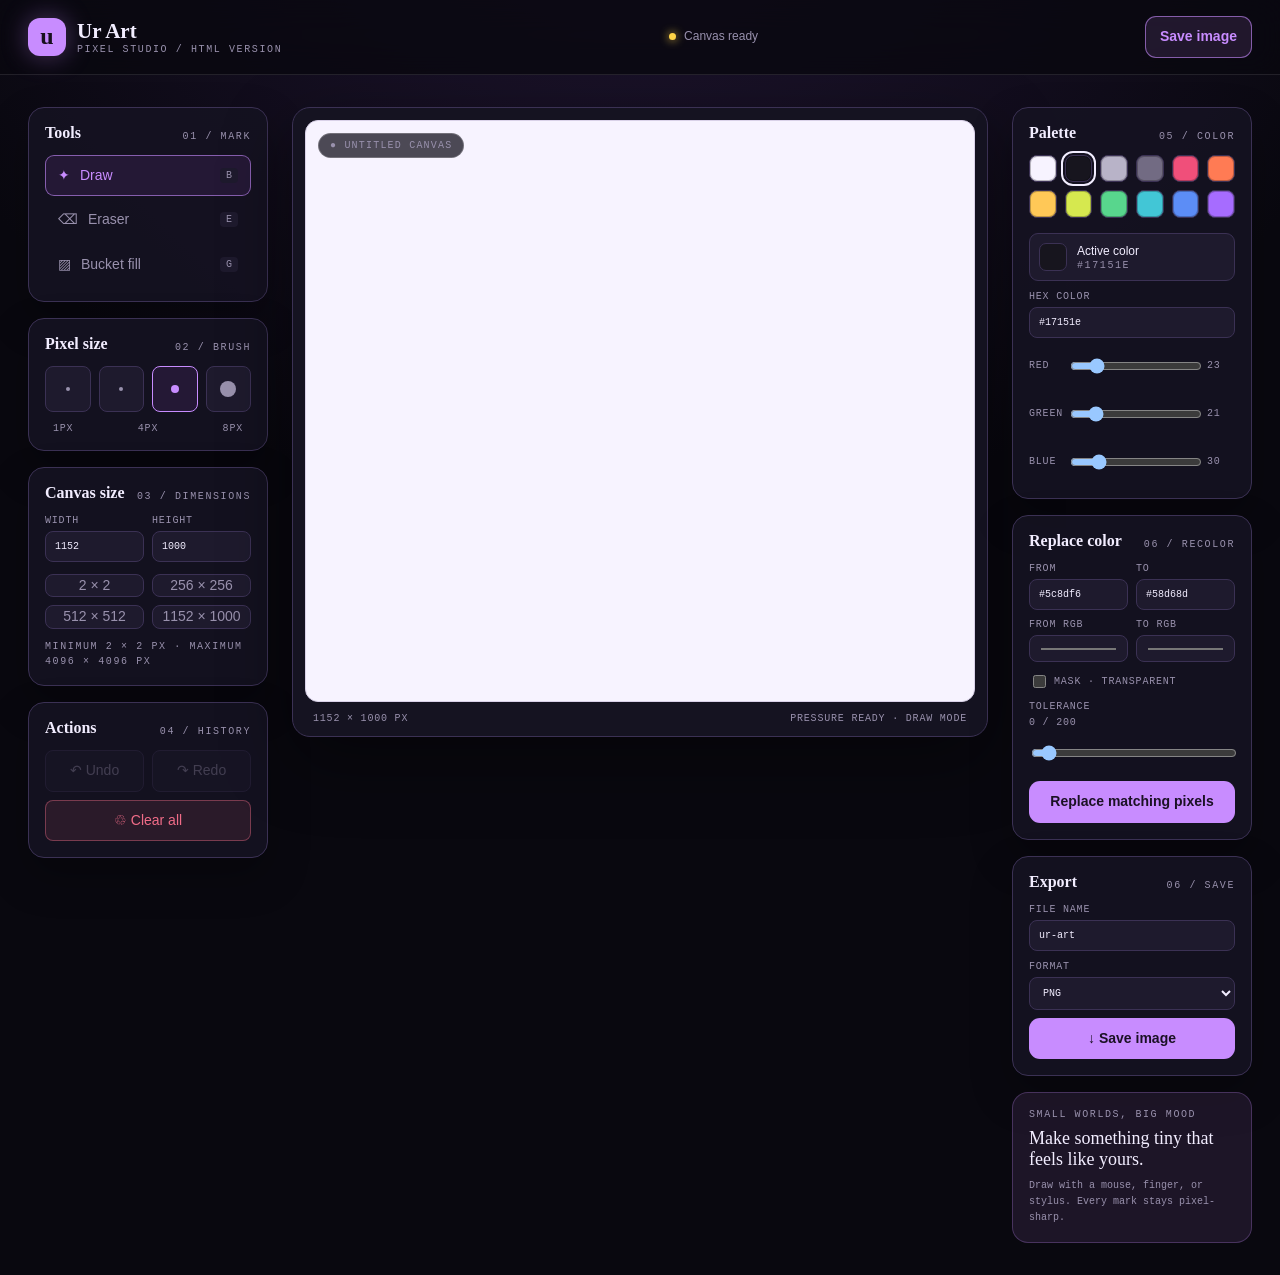
<file: HTML version/index.html>
<!doctype html>
<html lang="fr">
<head>
  <meta charset="UTF-8" />
  <meta name="viewport" content="width=device-width, initial-scale=1.0" />
  <title>Ur Art · HTML Pixel Studio</title>
  <meta name="description" content="Ur Art, un atelier pixel-art tactile en HTML." />
  <style>
    :root { color-scheme: dark; --bg:#09080f; --panel:#151321; --panel-2:#1e1a2d; --line:#3b3154; --text:#f2edff; --muted:#9991ad; --primary:#c88cff; --primary-dark:#241835; --danger:#f06c88; --paper:#f7f3ff; }
    * { box-sizing:border-box; }
    body { margin:0; min-height:100vh; background:radial-gradient(circle at 50% -20%,#231737 0,#09080f 48%); color:var(--text); font:14px/1.4 Arial,sans-serif; }
    header { border-bottom:1px solid rgba(255,255,255,.1); background:rgba(9,8,15,.8); backdrop-filter:blur(16px); }
    .topbar { max-width:1440px; margin:auto; padding:16px 28px; display:flex; align-items:center; justify-content:space-between; gap:18px; }
    .brand { display:flex; align-items:center; gap:11px; }
    .logo { display:grid; place-items:center; width:38px; height:38px; border-radius:12px; background:var(--primary); color:#18101e; font:bold 24px Georgia; box-shadow:0 0 26px rgba(200,140,255,.35); }
    h1,h2,p { margin:0; } h1 { font:700 21px Georgia,serif; } h2 { font:700 16px Georgia,serif; }
    .eyebrow,.meta { color:var(--muted); font:10px monospace; letter-spacing:.16em; text-transform:uppercase; }
    .status { color:var(--muted); font-size:12px; } .status::before { content:''; display:inline-block; width:7px; height:7px; margin-right:8px; border-radius:50%; background:#ffd447; box-shadow:0 0 10px #ffd447; }
    button,input,select { font:inherit; } button { cursor:pointer; }
    .save-top,.primary-button { border:1px solid rgba(200,140,255,.6); border-radius:11px; padding:10px 14px; background:rgba(200,140,255,.12); color:var(--primary); font-weight:700; transition:.15s; }
    button:hover:not(:disabled) { filter:brightness(1.16); transform:translateY(-1px); } button:active:not(:disabled) { transform:scale(.97); } button:disabled { cursor:not-allowed; opacity:.35; }
    .layout { display:grid; grid-template-columns:240px minmax(0,1fr) 240px; gap:24px; max-width:1440px; margin:auto; padding:32px 28px; }
    .stack { display:flex; flex-direction:column; gap:16px; } .panel { padding:16px; border:1px solid var(--line); border-radius:16px; background:rgba(21,19,33,.88); box-shadow:0 18px 42px rgba(0,0,0,.25); }
    .panel-head { display:flex; align-items:end; justify-content:space-between; gap:12px; margin-bottom:13px; }
    .tool { display:flex; align-items:center; gap:10px; width:100%; padding:10px 12px; border:1px solid transparent; border-radius:9px; background:transparent; color:var(--muted); text-align:left; } .tool + .tool { margin-top:3px; } .tool.active { border-color:rgba(200,140,255,.6); background:var(--primary-dark); color:var(--primary); }
    kbd { margin-left:auto; padding:2px 6px; border-radius:4px; background:var(--panel-2); color:var(--muted); font:10px monospace; }
    .brushes,.presets,.colors { display:grid; gap:8px; } .brushes { grid-template-columns:repeat(4,1fr); } .presets { grid-template-columns:repeat(2,1fr); } .colors { grid-template-columns:repeat(6,1fr); }
    .brush,.preset,.swatch { border:1px solid var(--line); border-radius:8px; background:var(--panel-2); color:var(--muted); transition:.15s; } .brush { aspect-ratio:1; display:grid; place-items:center; } .brush.active,.preset.active { border-color:var(--primary); background:var(--primary-dark); color:var(--primary); } .dot { display:block; border-radius:50%; background:currentColor; }
    .swatch { aspect-ratio:1; padding:0; box-shadow:inset 0 0 0 1px rgba(0,0,0,.25); } .swatch.active { outline:2px solid var(--text); outline-offset:2px; }
    .inputs { display:grid; grid-template-columns:1fr 1fr; gap:8px; } label { display:grid; gap:5px; color:var(--muted); font:10px monospace; text-transform:uppercase; letter-spacing:.08em; } input,select { width:100%; border:1px solid var(--line); border-radius:8px; padding:9px; outline:none; background:var(--panel-2); color:var(--text); } input:focus,select:focus { border-color:var(--primary); }
    .canvas-card { min-width:0; padding:12px; border:1px solid var(--line); border-radius:18px; background:var(--panel); box-shadow:0 24px 70px rgba(0,0,0,.4); }
    .canvas-wrap { position:relative; width:100%; overflow:hidden; border:1px solid #d9d1e8; border-radius:13px; background:var(--paper); aspect-ratio:1.15/1; }
    canvas { display:block; width:100%; height:100%; cursor:crosshair; touch-action:none; image-rendering:pixelated; }
    .canvas-label { position:absolute; left:12px; top:12px; padding:6px 11px; border:1px solid rgba(255,255,255,.22); border-radius:999px; background:rgba(19,16,29,.75); color:var(--muted); font:10px monospace; letter-spacing:.12em; text-transform:uppercase; pointer-events:none; }
    .canvas-footer { display:flex; justify-content:space-between; gap:10px; padding:11px 8px 0; color:var(--muted); font:10px monospace; text-transform:uppercase; letter-spacing:.08em; }
    .actions { display:grid; grid-template-columns:1fr 1fr; gap:8px; } .action { padding:10px 5px; border:1px solid var(--line); border-radius:8px; background:var(--panel-2); color:var(--muted); } .danger { width:100%; margin-top:8px; padding:10px; border:1px solid rgba(240,108,136,.4); border-radius:8px; background:rgba(240,108,136,.1); color:var(--danger); }
    .primary-button { width:100%; margin-top:8px; background:var(--primary); color:#1b1125; }
    .tip { padding:16px; border:1px solid rgba(200,140,255,.25); border-radius:16px; background:rgba(200,140,255,.1); } .tip p + p { margin-top:8px; } .tip .title { font:18px Georgia,serif; }
    @media (max-width:980px) { .layout { grid-template-columns:1fr; } .left { order:2; } .center { order:1; } .right { order:3; } .stack { display:grid; grid-template-columns:repeat(2,minmax(0,1fr)); align-items:start; } .tip { grid-column:span 2; } }
    @media (max-width:600px) { .topbar { padding:13px 16px; } .status { display:none; } .layout { padding:18px 14px; gap:16px; } .stack { display:flex; } .canvas-footer { font-size:9px; } .save-top { padding:9px 11px; } }
  </style>
</head>
<body>
  <header><div class="topbar"><div class="brand"><div class="logo">u</div><div><h1>Ur Art</h1><p class="eyebrow">pixel studio / HTML version</p></div></div><div class="status" id="status">Canvas ready</div><button class="save-top" id="saveTop">Save image</button></div></header>
  <main class="layout">
    <aside class="stack left">
      <section class="panel"><div class="panel-head"><h2>Tools</h2><span class="eyebrow">01 / mark</span></div><button class="tool active" id="drawTool">✦ <span>Draw</span><kbd>B</kbd></button><button class="tool" id="eraseTool">⌫ <span>Eraser</span><kbd>E</kbd></button><button class="tool" id="fillTool">▨ <span>Bucket fill</span><kbd>G</kbd></button></section>
      <section class="panel"><div class="panel-head"><h2>Pixel size</h2><span class="eyebrow">02 / brush</span></div><div class="brushes" id="brushes"></div><div class="canvas-footer"><span>1px</span><span id="brushLabel">4px</span><span>8px</span></div></section>
      <section class="panel"><div class="panel-head"><h2>Canvas size</h2><span class="eyebrow">03 / dimensions</span></div><div class="inputs"><label>Width<input id="width" type="number" min="2" max="4096" value="1152"></label><label>Height<input id="height" type="number" min="2" max="4096" value="1000"></label></div><div class="presets" id="presets" style="margin-top:12px"></div><p class="meta" style="margin-top:10px;line-height:1.5">Minimum 2 × 2 px · maximum 4096 × 4096 px</p></section>
      <section class="panel"><div class="panel-head"><h2>Actions</h2><span class="eyebrow">04 / history</span></div><div class="actions"><button class="action" id="undo" disabled>↶ Undo</button><button class="action" id="redo" disabled>↷ Redo</button></div><button class="danger" id="clear">♲ Clear all</button></section>
    </aside>
    <section class="center"><div class="canvas-card"><div class="canvas-wrap"><div class="canvas-label">● untitled canvas</div><canvas id="canvas" width="1152" height="1000"></canvas></div><div class="canvas-footer"><span id="dimensions">1152 × 1000 px</span><span id="mode">pressure ready · draw mode</span></div></div></section>
    <aside class="stack right">
      <section class="panel"><div class="panel-head"><h2>Palette</h2><span class="eyebrow">05 / color</span></div><div class="colors" id="colors"></div><div style="display:flex;align-items:center;gap:10px;margin-top:15px;padding:9px;border:1px solid var(--line);border-radius:9px;background:var(--panel-2)"><span id="activeColor" style="width:28px;height:28px;border-radius:7px;border:1px solid var(--line);background:#17151e"></span><div><p id="colorName" style="font-size:12px">Active color</p><p class="meta" id="colorHex">#17151E</p></div></div><label style="margin-top:10px">Hex color<input id="activeHex" value="#17151e" maxlength="7"></label><div id="rgbSliders"></div></section>
      <section class="panel"><div class="panel-head"><h2>Replace color</h2><span class="eyebrow">06 / recolor</span></div><div class="inputs"><label>From<input id="fromHex" value="#5c8df6" maxlength="7"></label><label>To<input id="toHex" value="#58d68d" maxlength="7"></label></div><div class="inputs" style="margin-top:9px"><label>From RGB<input id="fromPicker" type="color" value="#5c8df6"></label><label>To RGB<input id="toPicker" type="color" value="#58d68d"></label></div><label style="display:flex;grid-template-columns:auto 1fr;align-items:center;margin-top:10px"><input id="mask" type="checkbox" style="width:auto"> Mask · transparent</label><label style="margin-top:10px">Tolerance <span id="toleranceLabel">0 / 200</span><input id="tolerance" type="range" min="0" max="200" value="0"></label><button class="primary-button" id="replaceColors">Replace matching pixels</button></section>
      <section class="panel"><div class="panel-head"><h2>Export</h2><span class="eyebrow">06 / save</span></div><label>File name<input id="fileName" value="ur-art" placeholder="my-drawing"></label><label style="margin-top:10px">Format<select id="format"><option value="png">PNG</option><option value="jpeg">JPG</option><option value="webp">WEBP</option></select></label><button class="primary-button" id="save">↓ Save image</button></section>
      <section class="tip"><p class="eyebrow">small worlds, big mood</p><p class="title">Make something tiny that feels like yours.</p><p class="meta" style="line-height:1.6;text-transform:none;letter-spacing:0">Draw with a mouse, finger, or stylus. Every mark stays pixel-sharp.</p></section>
    </aside>
  </main>
<script>
(() => {
  const $ = id => document.getElementById(id);
  const canvas = $('canvas'), ctx = canvas.getContext('2d');
  const paper = '#f7f3ff', palette = ['#f7f3ff','#17151e','#b8b3c8','#726b83','#f04f7a','#ff7b54','#ffc857','#d6e84f','#58d68d','#42c6d6','#5c8df6','#a66cff'];
  const sizes = [1,2,4,8], presets = [[2,2],[256,256],[512,512],[1152,1000]];
  let color = '#17151e', brush = 4, tool = 'draw', drawing = false, strokes = [], history = [], redo = [], oldW = 1152, oldH = 1000;
  const hexRgb = value => { let h=value.trim().replace(/^#/,''); if(h.length===3)h=[...h].map(x=>x+x).join(''); return /^[\da-f]{6}$/i.test(h)?[parseInt(h.slice(0,2),16),parseInt(h.slice(2,4),16),parseInt(h.slice(4,6),16)]:null; };
  const hex = rgb => '#'+rgb.map(x=>Math.max(0,Math.min(255,Math.round(x))).toString(16).padStart(2,'0')).join('');
  const tolerance = () => Number($('tolerance').value);
  function replacePixels(from,to,tol,contiguous,startX=0,startY=0) { const w=canvas.width,h=canvas.height,total=w*h;if(total>8000000)return -1;const image=ctx.getImageData(0,0,w,h),d=image.data,target=hexRgb(from);if(!target)return 0;const mask=$('mask').checked,rgb=mask?null:hexRgb(to);if(!mask&&!rgb)return 0;let count=0;const matches=i=>d[i+3]===255&&Math.abs(d[i]-target[0])<=tol&&Math.abs(d[i+1]-target[1])<=tol&&Math.abs(d[i+2]-target[2])<=tol;const change=i=>{if(rgb){d[i]=rgb[0];d[i+1]=rgb[1];d[i+2]=rgb[2];d[i+3]=255}else d[i]=d[i+1]=d[i+2]=d[i+3]=0;count++};if(contiguous){const visited=new Uint8Array(Math.ceil(total/8)),queue=new Uint32Array(total);let head=0,tail=0;const add=p=>{const i=p*4;if((visited[p>>3]&(1<<(p&7)))||!matches(i))return;visited[p>>3]|=1<<(p&7);change(i);queue[tail++]=p};add(Math.max(0,Math.min(h-1,Math.floor(startY)))*w+Math.max(0,Math.min(w-1,Math.floor(startX))));while(head<tail){const p=queue[head++],x=p%w;if(x)add(p-1);if(x+1<w)add(p+1);if(p>=w)add(p-w);if(p+w<total)add(p+w)}}else{for(let i=0;i<d.length;i+=4)if(matches(i))change(i)}ctx.putImageData(image,0,0);return count; }
  function paint(list) { ctx.clearRect(0,0,canvas.width,canvas.height); ctx.imageSmoothingEnabled=false; list.forEach(s => { if(s.kind==='fill'){replacePixels(s.color,s.color,s.tolerance,true,s.x,s.y);return} if(s.kind==='replace'){replacePixels(s.from,s.to,s.tolerance,false);return} if(!s.points.length)return; ctx.save(); ctx.globalCompositeOperation=s.erase?'destination-out':'source-over'; ctx.strokeStyle=s.color; ctx.lineWidth=s.size; ctx.lineCap='square'; ctx.lineJoin='miter'; ctx.beginPath(); ctx.moveTo(s.points[0].x,s.points[0].y); s.points.slice(1).forEach(p=>ctx.lineTo(p.x,p.y)); ctx.stroke(); ctx.restore(); }); }
  function refresh() { $('dimensions').textContent=canvas.width+' × '+canvas.height+' px'; $('brushLabel').textContent=brush+'px'; $('mode').textContent='pressure ready · '+tool+' mode'; $('undo').disabled=!history.length; $('redo').disabled=!redo.length; }
  function point(e) { const r=canvas.getBoundingClientRect(); return {x:(e.clientX-r.left)*canvas.width/r.width,y:(e.clientY-r.top)*canvas.height/r.height}; }
  function start(e) { e.preventDefault(); if(tool==='fill'){const p=point(e),n=replacePixels(color,color,tolerance(),true,p.x,p.y);if(n<0){$('status').textContent='Bucket fill limited to canvases below 8 million pixels';return}if(!n){$('status').textContent='No connected pixels to fill';return}history.push(strokes.map(s=>({...s,points:s.points?.map(p=>({...p}))})));redo=[];strokes.push({kind:'fill',x:p.x,y:p.y,color,tolerance:tolerance()});refresh();$('status').textContent='Filled '+n.toLocaleString()+' connected pixels';return} canvas.setPointerCapture(e.pointerId);drawing=true;history.push(strokes.map(s=>({...s,points:s.points?.map(p=>({...p}))})));redo=[];strokes.push({points:[point(e)],color,size:brush,erase:tool==='erase'});paint(strokes);refresh(); }
  function move(e) { if(!drawing)return; e.preventDefault(); strokes[strokes.length-1].points.push(point(e)); paint(strokes); }
  function finish(){ if(!drawing)return; drawing=false; $('status').textContent=tool==='erase'?'Erased a mark':'Added a mark'; }
  function resize(w,h) { w=Math.max(2,Math.min(4096,Math.round(Number(w)||2))); h=Math.max(2,Math.min(4096,Math.round(Number(h)||2))); const sx=w/oldW,sy=h/oldH; const maxBrush=Math.max(1,Math.min(8,w,h)); brush=Math.min(brush,maxBrush); strokes=strokes.map(s=>s.kind?s:{...s,size:Math.min(maxBrush,Math.max(1,s.size*Math.min(sx,sy))),points:s.points.map(p=>({x:Math.max(0,Math.min(w-1,p.x*sx)),y:Math.max(0,Math.min(h-1,p.y*sy))}))}); canvas.width=w;canvas.height=h;oldW=w;oldH=h;history=[];redo=[];paint(strokes);document.querySelectorAll('.brush').forEach((x,i)=>x.classList.toggle('active',sizes[i]===brush));refresh();$('status').textContent='Canvas resized to '+w+' × '+h+' px'; }
  function exportImage(){const name=($('fileName').value.trim().replace(/[^a-zA-Z0-9-_]/g,'-')||'ur-art'),f=$('format').value,mime='image/'+f,a=document.createElement('a');a.download=name+'.'+(f==='jpeg'?'jpg':f);a.href=canvas.toDataURL(mime,.95);a.click();$('status').textContent=a.download+' downloaded';}
  sizes.forEach(n=>{const b=document.createElement('button');b.className='brush'+(n===4?' active':'');b.innerHTML='<span class="dot" style="width:'+Math.max(4,n*2)+'px;height:'+Math.max(4,n*2)+'px"></span>';b.onclick=()=>{brush=n;document.querySelectorAll('.brush').forEach(x=>x.classList.remove('active'));b.classList.add('active');refresh()};$('brushes').appendChild(b)});
  presets.forEach(([w,h])=>{const b=document.createElement('button');b.className='preset';b.textContent=w+' × '+h;b.onclick=()=>resize(w,h);$('presets').appendChild(b)});
  palette.forEach(c=>{const b=document.createElement('button');b.className='swatch'+(c===color?' active':'');b.style.background=c;b.title=c;b.onclick=()=>{color=c;setTool('draw');document.querySelectorAll('.swatch').forEach(x=>x.classList.toggle('active',x===b));updatePalette();$('colorName').textContent='Active color'};$('colors').appendChild(b)});
  $('drawTool').onclick=()=>setTool('draw'); $('eraseTool').onclick=()=>setTool('erase'); $('fillTool').onclick=()=>setTool('fill'); function setTool(next){tool=next;['draw','erase','fill'].forEach(n=>$(n+'Tool').classList.toggle('active',tool===n));refresh()}
  function updatePalette(){const rgb=hexRgb(color)||[0,0,0],v=hex(rgb);$('activeColor').style.background=v;$('activeHex').value=v;$('colorHex').textContent=v.toUpperCase();$('rgbSliders').innerHTML=['Red','Green','Blue'].map((n,i)=>'<label style="display:grid;grid-template-columns:32px 1fr 28px;align-items:center;gap:7px;margin-top:8px">'+n+'<input type="range" min="0" max="255" value="'+rgb[i]+'" data-rgb="'+i+'"><span>'+rgb[i]+'</span></label>').join('');$('rgbSliders').querySelectorAll('input').forEach(input=>input.oninput=()=>{const next=hexRgb(color);next[Number(input.dataset.rgb)]=Number(input.value);color=hex(next);updatePalette();setTool('draw')})}
  $('activeHex').onchange=()=>{if(hexRgb($('activeHex').value)){color=hex(hexRgb($('activeHex').value));updatePalette()}};
  $('tolerance').oninput=()=>{$('toleranceLabel').textContent=$('tolerance').value+' / 200'};
  $('fromHex').oninput=()=>{if(hexRgb($('fromHex').value))$('fromPicker').value=hex(hexRgb($('fromHex').value))};$('toHex').oninput=()=>{if(hexRgb($('toHex').value))$('toPicker').value=hex(hexRgb($('toHex').value))};$('fromPicker').oninput=()=>{$('fromHex').value=$('fromPicker').value};$('toPicker').oninput=()=>{$('toHex').value=$('toPicker').value};$('mask').onchange=()=>{$('toHex').disabled=$('toPicker').disabled=$('mask').checked};
  $('replaceColors').onclick=()=>{if(!hexRgb($('fromHex').value)||(!$('mask').checked&&!hexRgb($('toHex').value))){$('status').textContent='Enter valid hex colors such as #000000';return}const tol=tolerance(),n=replacePixels($('fromHex').value,$('toHex').value,tol,false);if(n<0){$('status').textContent='Replacement limited to canvases below 8 million pixels';return}if(!n){$('status').textContent='No pixels match '+$('fromHex').value;return}history.push(strokes.map(s=>({...s,points:s.points?.map(p=>({...p}))})));redo=[];strokes.push({kind:'replace',from:$('fromHex').value,to:$('mask').checked?null:$('toHex').value,tolerance:tol});refresh();$('status').textContent='Replaced '+n.toLocaleString()+' pixels'};
  $('width').onchange=()=>resize($('width').value,canvas.height); $('height').onchange=()=>resize(canvas.width,$('height').value);
  $('undo').onclick=()=>{if(!history.length)return;redo.push(strokes);strokes=history.pop();paint(strokes);refresh();}; $('redo').onclick=()=>{if(!redo.length)return;history.push(strokes);strokes=redo.pop();paint(strokes);refresh()}; $('clear').onclick=()=>{if(!strokes.length)return;history.push(strokes);redo=[];strokes=[];paint(strokes);refresh();$('status').textContent='Canvas cleared'};
  $('save').onclick=exportImage; $('saveTop').onclick=exportImage; canvas.addEventListener('pointerdown',start);canvas.addEventListener('pointermove',move);canvas.addEventListener('pointerup',finish);canvas.addEventListener('pointercancel',finish); window.addEventListener('keydown',e=>{if(e.target.matches('input,select'))return;if(e.key.toLowerCase()==='b')$('drawTool').click();if(e.key.toLowerCase()==='e')$('eraseTool').click();if(e.key.toLowerCase()==='g')$('fillTool').click();if((e.ctrlKey||e.metaKey)&&e.key.toLowerCase()==='z'){e.preventDefault();$('undo').click()}}); updatePalette();paint([]);refresh();
})();
</script>
</body>
</html>
</file>
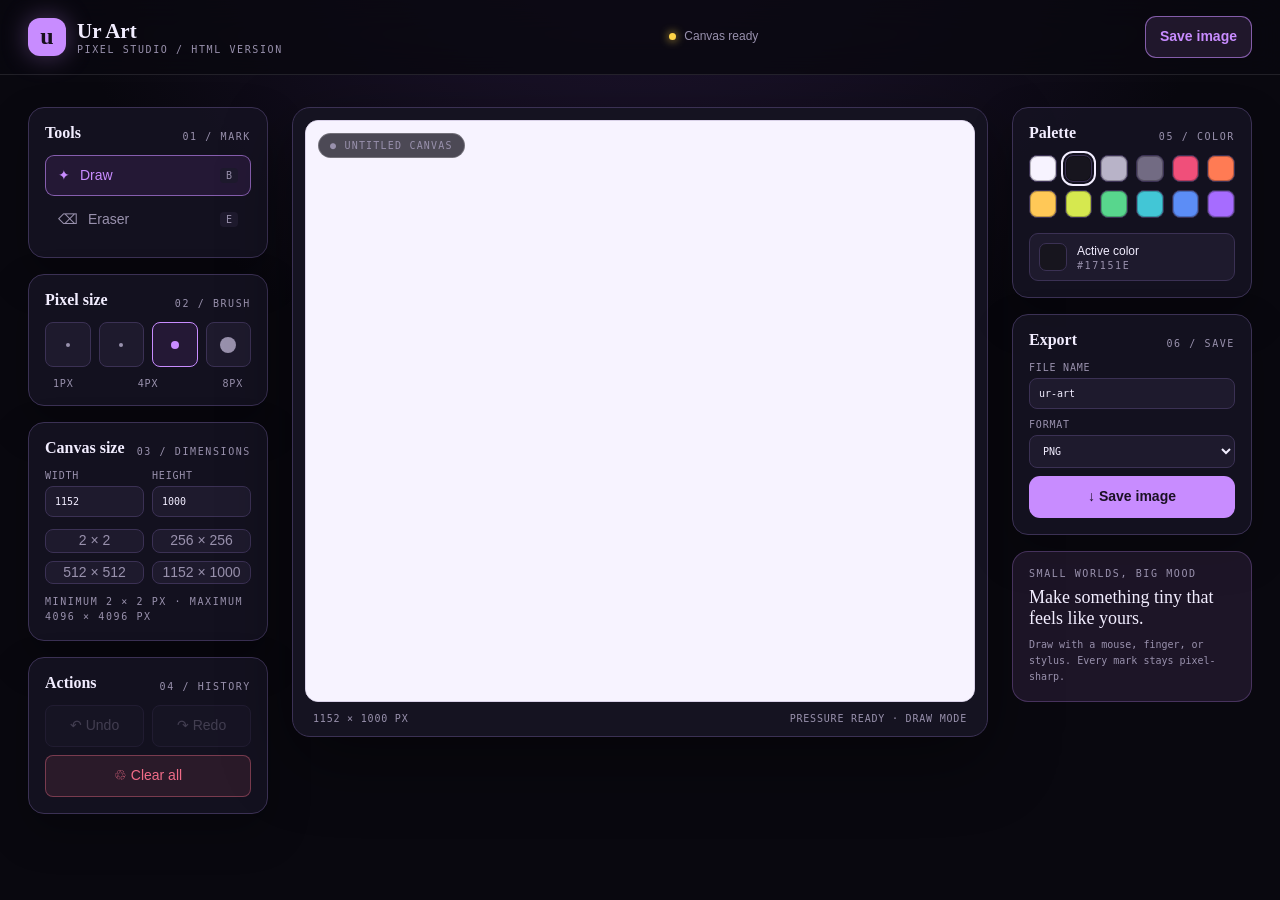
<file: HTML version/ur-art.html>
<!doctype html>
<html lang="fr">
<head>
  <meta charset="UTF-8" />
  <meta name="viewport" content="width=device-width, initial-scale=1.0" />
  <title>Ur Art · HTML Pixel Studio</title>
  <meta name="description" content="Ur Art, un atelier pixel-art tactile en HTML." />
  <style>
    :root { color-scheme: dark; --bg:#09080f; --panel:#151321; --panel-2:#1e1a2d; --line:#3b3154; --text:#f2edff; --muted:#9991ad; --primary:#c88cff; --primary-dark:#241835; --danger:#f06c88; --paper:#f7f3ff; }
    * { box-sizing:border-box; }
    body { margin:0; min-height:100vh; background:radial-gradient(circle at 50% -20%,#231737 0,#09080f 48%); color:var(--text); font:14px/1.4 Arial,sans-serif; }
    header { border-bottom:1px solid rgba(255,255,255,.1); background:rgba(9,8,15,.8); backdrop-filter:blur(16px); }
    .topbar { max-width:1440px; margin:auto; padding:16px 28px; display:flex; align-items:center; justify-content:space-between; gap:18px; }
    .brand { display:flex; align-items:center; gap:11px; }
    .logo { display:grid; place-items:center; width:38px; height:38px; border-radius:12px; background:var(--primary); color:#18101e; font:bold 24px Georgia; box-shadow:0 0 26px rgba(200,140,255,.35); }
    h1,h2,p { margin:0; } h1 { font:700 21px Georgia,serif; } h2 { font:700 16px Georgia,serif; }
    .eyebrow,.meta { color:var(--muted); font:10px monospace; letter-spacing:.16em; text-transform:uppercase; }
    .status { color:var(--muted); font-size:12px; } .status::before { content:''; display:inline-block; width:7px; height:7px; margin-right:8px; border-radius:50%; background:#ffd447; box-shadow:0 0 10px #ffd447; }
    button,input,select { font:inherit; } button { cursor:pointer; }
    .save-top,.primary-button { border:1px solid rgba(200,140,255,.6); border-radius:11px; padding:10px 14px; background:rgba(200,140,255,.12); color:var(--primary); font-weight:700; transition:.15s; }
    button:hover:not(:disabled) { filter:brightness(1.16); transform:translateY(-1px); } button:active:not(:disabled) { transform:scale(.97); } button:disabled { cursor:not-allowed; opacity:.35; }
    .layout { display:grid; grid-template-columns:240px minmax(0,1fr) 240px; gap:24px; max-width:1440px; margin:auto; padding:32px 28px; }
    .stack { display:flex; flex-direction:column; gap:16px; } .panel { padding:16px; border:1px solid var(--line); border-radius:16px; background:rgba(21,19,33,.88); box-shadow:0 18px 42px rgba(0,0,0,.25); }
    .panel-head { display:flex; align-items:end; justify-content:space-between; gap:12px; margin-bottom:13px; }
    .tool { display:flex; align-items:center; gap:10px; width:100%; padding:10px 12px; border:1px solid transparent; border-radius:9px; background:transparent; color:var(--muted); text-align:left; } .tool + .tool { margin-top:3px; } .tool.active { border-color:rgba(200,140,255,.6); background:var(--primary-dark); color:var(--primary); }
    kbd { margin-left:auto; padding:2px 6px; border-radius:4px; background:var(--panel-2); color:var(--muted); font:10px monospace; }
    .brushes,.presets,.colors { display:grid; gap:8px; } .brushes { grid-template-columns:repeat(4,1fr); } .presets { grid-template-columns:repeat(2,1fr); } .colors { grid-template-columns:repeat(6,1fr); }
    .brush,.preset,.swatch { border:1px solid var(--line); border-radius:8px; background:var(--panel-2); color:var(--muted); transition:.15s; } .brush { aspect-ratio:1; display:grid; place-items:center; } .brush.active,.preset.active { border-color:var(--primary); background:var(--primary-dark); color:var(--primary); } .dot { display:block; border-radius:50%; background:currentColor; }
    .swatch { aspect-ratio:1; padding:0; box-shadow:inset 0 0 0 1px rgba(0,0,0,.25); } .swatch.active { outline:2px solid var(--text); outline-offset:2px; }
    .inputs { display:grid; grid-template-columns:1fr 1fr; gap:8px; } label { display:grid; gap:5px; color:var(--muted); font:10px monospace; text-transform:uppercase; letter-spacing:.08em; } input,select { width:100%; border:1px solid var(--line); border-radius:8px; padding:9px; outline:none; background:var(--panel-2); color:var(--text); } input:focus,select:focus { border-color:var(--primary); }
    .canvas-card { min-width:0; padding:12px; border:1px solid var(--line); border-radius:18px; background:var(--panel); box-shadow:0 24px 70px rgba(0,0,0,.4); }
    .canvas-wrap { position:relative; width:100%; overflow:hidden; border:1px solid #d9d1e8; border-radius:13px; background:var(--paper); aspect-ratio:1.15/1; }
    canvas { display:block; width:100%; height:100%; cursor:crosshair; touch-action:none; image-rendering:pixelated; }
    .canvas-label { position:absolute; left:12px; top:12px; padding:6px 11px; border:1px solid rgba(255,255,255,.22); border-radius:999px; background:rgba(19,16,29,.75); color:var(--muted); font:10px monospace; letter-spacing:.12em; text-transform:uppercase; pointer-events:none; }
    .canvas-footer { display:flex; justify-content:space-between; gap:10px; padding:11px 8px 0; color:var(--muted); font:10px monospace; text-transform:uppercase; letter-spacing:.08em; }
    .actions { display:grid; grid-template-columns:1fr 1fr; gap:8px; } .action { padding:10px 5px; border:1px solid var(--line); border-radius:8px; background:var(--panel-2); color:var(--muted); } .danger { width:100%; margin-top:8px; padding:10px; border:1px solid rgba(240,108,136,.4); border-radius:8px; background:rgba(240,108,136,.1); color:var(--danger); }
    .primary-button { width:100%; margin-top:8px; background:var(--primary); color:#1b1125; }
    .tip { padding:16px; border:1px solid rgba(200,140,255,.25); border-radius:16px; background:rgba(200,140,255,.1); } .tip p + p { margin-top:8px; } .tip .title { font:18px Georgia,serif; }
    @media (max-width:980px) { .layout { grid-template-columns:1fr; } .left { order:2; } .center { order:1; } .right { order:3; } .stack { display:grid; grid-template-columns:repeat(2,minmax(0,1fr)); align-items:start; } .tip { grid-column:span 2; } }
    @media (max-width:600px) { .topbar { padding:13px 16px; } .status { display:none; } .layout { padding:18px 14px; gap:16px; } .stack { display:flex; } .canvas-footer { font-size:9px; } .save-top { padding:9px 11px; } }
  </style>
</head>
<body>
  <header><div class="topbar"><div class="brand"><div class="logo">u</div><div><h1>Ur Art</h1><p class="eyebrow">pixel studio / HTML version</p></div></div><div class="status" id="status">Canvas ready</div><button class="save-top" id="saveTop">Save image</button></div></header>
  <main class="layout">
    <aside class="stack left">
      <section class="panel"><div class="panel-head"><h2>Tools</h2><span class="eyebrow">01 / mark</span></div><button class="tool active" id="drawTool">✦ <span>Draw</span><kbd>B</kbd></button><button class="tool" id="eraseTool">⌫ <span>Eraser</span><kbd>E</kbd></button></section>
      <section class="panel"><div class="panel-head"><h2>Pixel size</h2><span class="eyebrow">02 / brush</span></div><div class="brushes" id="brushes"></div><div class="canvas-footer"><span>1px</span><span id="brushLabel">4px</span><span>8px</span></div></section>
      <section class="panel"><div class="panel-head"><h2>Canvas size</h2><span class="eyebrow">03 / dimensions</span></div><div class="inputs"><label>Width<input id="width" type="number" min="2" max="4096" value="1152"></label><label>Height<input id="height" type="number" min="2" max="4096" value="1000"></label></div><div class="presets" id="presets" style="margin-top:12px"></div><p class="meta" style="margin-top:10px;line-height:1.5">Minimum 2 × 2 px · maximum 4096 × 4096 px</p></section>
      <section class="panel"><div class="panel-head"><h2>Actions</h2><span class="eyebrow">04 / history</span></div><div class="actions"><button class="action" id="undo" disabled>↶ Undo</button><button class="action" id="redo" disabled>↷ Redo</button></div><button class="danger" id="clear">♲ Clear all</button></section>
    </aside>
    <section class="center"><div class="canvas-card"><div class="canvas-wrap"><div class="canvas-label">● untitled canvas</div><canvas id="canvas" width="1152" height="1000"></canvas></div><div class="canvas-footer"><span id="dimensions">1152 × 1000 px</span><span id="mode">pressure ready · draw mode</span></div></div></section>
    <aside class="stack right">
      <section class="panel"><div class="panel-head"><h2>Palette</h2><span class="eyebrow">05 / color</span></div><div class="colors" id="colors"></div><div style="display:flex;align-items:center;gap:10px;margin-top:15px;padding:9px;border:1px solid var(--line);border-radius:9px;background:var(--panel-2)"><span id="activeColor" style="width:28px;height:28px;border-radius:7px;border:1px solid var(--line);background:#17151e"></span><div><p id="colorName" style="font-size:12px">Active color</p><p class="meta" id="colorHex">#17151E</p></div></div></section>
      <section class="panel"><div class="panel-head"><h2>Export</h2><span class="eyebrow">06 / save</span></div><label>File name<input id="fileName" value="ur-art" placeholder="my-drawing"></label><label style="margin-top:10px">Format<select id="format"><option value="png">PNG</option><option value="jpeg">JPG</option><option value="webp">WEBP</option></select></label><button class="primary-button" id="save">↓ Save image</button></section>
      <section class="tip"><p class="eyebrow">small worlds, big mood</p><p class="title">Make something tiny that feels like yours.</p><p class="meta" style="line-height:1.6;text-transform:none;letter-spacing:0">Draw with a mouse, finger, or stylus. Every mark stays pixel-sharp.</p></section>
    </aside>
  </main>
<script>
(() => {
  const $ = id => document.getElementById(id);
  const canvas = $('canvas'), ctx = canvas.getContext('2d');
  const paper = '#f7f3ff', palette = ['#f7f3ff','#17151e','#b8b3c8','#726b83','#f04f7a','#ff7b54','#ffc857','#d6e84f','#58d68d','#42c6d6','#5c8df6','#a66cff'];
  const sizes = [1,2,4,8], presets = [[2,2],[256,256],[512,512],[1152,1000]];
  let color = '#17151e', brush = 4, erase = false, drawing = false, strokes = [], history = [], redo = [], oldW = 1152, oldH = 1000;
  function paint(list) { ctx.clearRect(0,0,canvas.width,canvas.height); ctx.fillStyle=paper; ctx.fillRect(0,0,canvas.width,canvas.height); ctx.imageSmoothingEnabled=false; list.forEach(s => { if(!s.points.length)return; ctx.save(); ctx.globalCompositeOperation=s.erase?'destination-out':'source-over'; ctx.strokeStyle=s.color; ctx.lineWidth=s.size; ctx.lineCap='square'; ctx.lineJoin='miter'; ctx.beginPath(); ctx.moveTo(s.points[0].x,s.points[0].y); s.points.slice(1).forEach(p=>ctx.lineTo(p.x,p.y)); ctx.stroke(); ctx.restore(); }); }
  function refresh() { $('dimensions').textContent=canvas.width+' × '+canvas.height+' px'; $('brushLabel').textContent=brush+'px'; $('mode').textContent='pressure ready · '+(erase?'erase':'draw')+' mode'; $('undo').disabled=!history.length; $('redo').disabled=!redo.length; }
  function point(e) { const r=canvas.getBoundingClientRect(); return {x:(e.clientX-r.left)*canvas.width/r.width,y:(e.clientY-r.top)*canvas.height/r.height}; }
  function start(e) { e.preventDefault(); canvas.setPointerCapture(e.pointerId); drawing=true; history.push(strokes.map(s=>({...s,points:s.points.map(p=>({...p}))}))); redo=[]; strokes.push({points:[point(e)],color,size:brush,erase}); paint(strokes); refresh(); }
  function move(e) { if(!drawing)return; e.preventDefault(); strokes[strokes.length-1].points.push(point(e)); paint(strokes); }
  function finish(){ if(!drawing)return; drawing=false; $('status').textContent=erase?'Erased a mark':'Added a mark'; }
  function resize(w,h) { w=Math.max(2,Math.min(4096,Math.round(Number(w)||2))); h=Math.max(2,Math.min(4096,Math.round(Number(h)||2))); const sx=w/oldW,sy=h/oldH; const maxBrush=Math.max(1,Math.min(8,w,h)); brush=Math.min(brush,maxBrush); strokes=strokes.map(s=>({...s,size:Math.min(maxBrush,Math.max(1,s.size*Math.min(sx,sy))),points:s.points.map(p=>({x:Math.max(0,Math.min(w-1,p.x*sx)),y:Math.max(0,Math.min(h-1,p.y*sy))}))})); canvas.width=w;canvas.height=h;oldW=w;oldH=h;history=[];redo=[];paint(strokes);document.querySelectorAll('.brush').forEach((x,i)=>x.classList.toggle('active',sizes[i]===brush));refresh();$('status').textContent='Canvas resized to '+w+' × '+h+' px'; }
  function exportImage(){const name=($('fileName').value.trim().replace(/[^a-zA-Z0-9-_]/g,'-')||'ur-art'),f=$('format').value,mime='image/'+f,a=document.createElement('a');a.download=name+'.'+(f==='jpeg'?'jpg':f);a.href=canvas.toDataURL(mime,.95);a.click();$('status').textContent=a.download+' downloaded';}
  sizes.forEach(n=>{const b=document.createElement('button');b.className='brush'+(n===4?' active':'');b.innerHTML='<span class="dot" style="width:'+Math.max(4,n*2)+'px;height:'+Math.max(4,n*2)+'px"></span>';b.onclick=()=>{brush=n;document.querySelectorAll('.brush').forEach(x=>x.classList.remove('active'));b.classList.add('active');refresh()};$('brushes').appendChild(b)});
  presets.forEach(([w,h])=>{const b=document.createElement('button');b.className='preset';b.textContent=w+' × '+h;b.onclick=()=>resize(w,h);$('presets').appendChild(b)});
  palette.forEach(c=>{const b=document.createElement('button');b.className='swatch'+(c===color?' active':'');b.style.background=c;b.title=c;b.onclick=()=>{color=c;erase=false;document.querySelectorAll('.swatch').forEach(x=>x.classList.remove('active'));b.classList.add('active');$('activeColor').style.background=c;$('colorHex').textContent=c.toUpperCase();$('colorName').textContent='Active color';refresh()};$('colors').appendChild(b)});
  $('drawTool').onclick=()=>{erase=false;$('drawTool').classList.add('active');$('eraseTool').classList.remove('active');refresh()}; $('eraseTool').onclick=()=>{erase=true;$('eraseTool').classList.add('active');$('drawTool').classList.remove('active');refresh()};
  $('width').onchange=()=>resize($('width').value,canvas.height); $('height').onchange=()=>resize(canvas.width,$('height').value);
  $('undo').onclick=()=>{if(!history.length)return;redo.push(strokes);strokes=history.pop();paint(strokes);refresh();}; $('redo').onclick=()=>{if(!redo.length)return;history.push(strokes);strokes=redo.pop();paint(strokes);refresh()}; $('clear').onclick=()=>{if(!strokes.length)return;history.push(strokes);redo=[];strokes=[];paint(strokes);refresh();$('status').textContent='Canvas cleared'};
  $('save').onclick=exportImage; $('saveTop').onclick=exportImage; canvas.addEventListener('pointerdown',start);canvas.addEventListener('pointermove',move);canvas.addEventListener('pointerup',finish);canvas.addEventListener('pointercancel',finish); window.addEventListener('keydown',e=>{if(e.target.matches('input,select'))return;if(e.key.toLowerCase()==='b')$('drawTool').click();if(e.key.toLowerCase()==='e')$('eraseTool').click();if((e.ctrlKey||e.metaKey)&&e.key.toLowerCase()==='z'){e.preventDefault();$('undo').click()}}); paint([]);refresh();
})();
</script>
</body>
</html>
</file>
